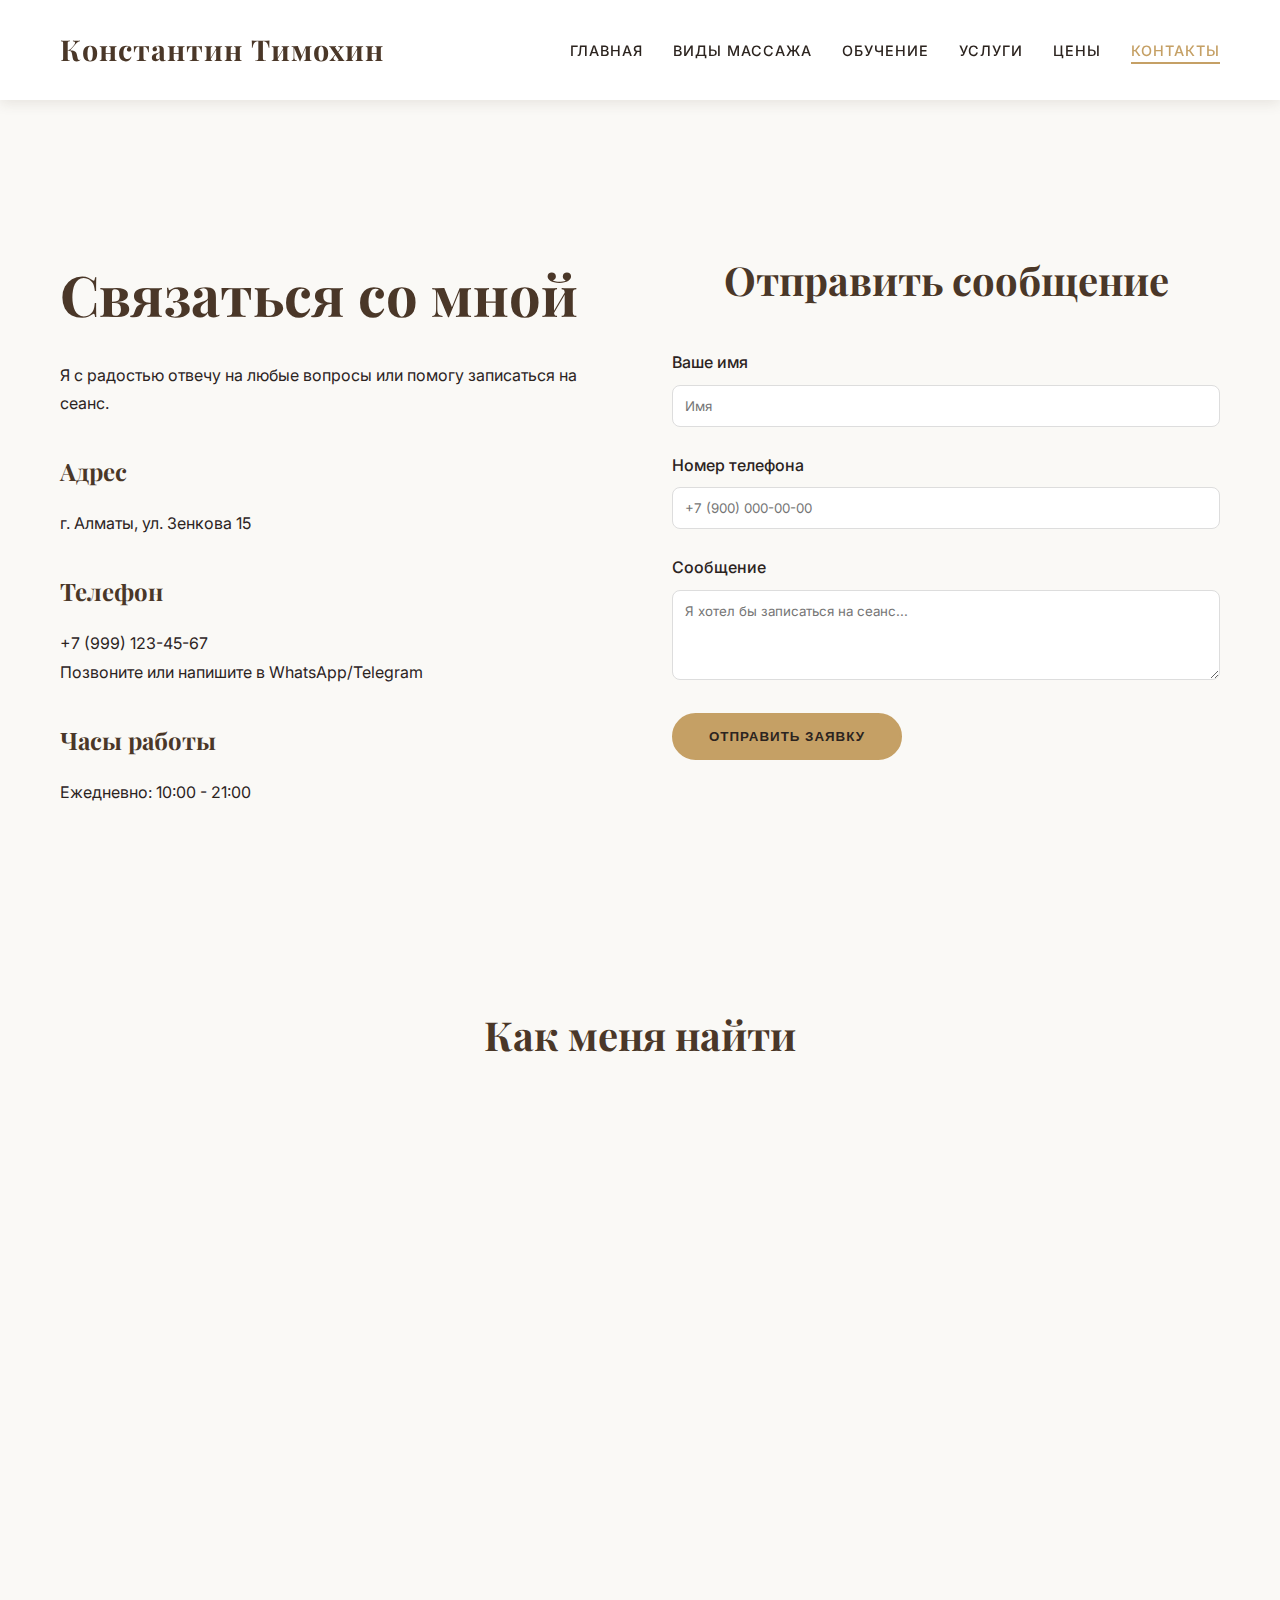
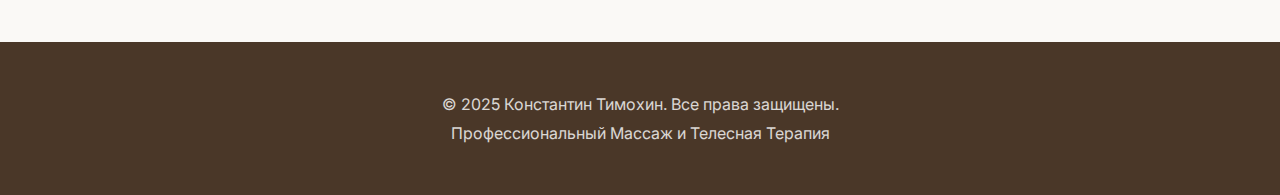
<file: contacts.html>
<!DOCTYPE html>
<html lang="ru">

<head>
    <meta charset="UTF-8">
    <meta name="viewport" content="width=device-width, initial-scale=1.0">
    <title>Контакты - Константин Тимохин</title>
    <link rel="stylesheet" href="index.css">
    <link rel="preconnect" href="https://fonts.googleapis.com">
    <link rel="preconnect" href="https://fonts.gstatic.com" crossorigin>
    <link
        href="https://fonts.googleapis.com/css2?family=Inter:wght@300;400;500;600&family=Playfair+Display:ital,wght@0,400;0,600;0,700;1,400&display=swap"
        rel="stylesheet">
    <style>
        .contact-layout {
            display: grid;
            grid-template-columns: 1fr 1fr;
            gap: 4rem;
            margin-top: 4rem;
        }

        @media (max-width: 768px) {
            .contact-layout {
                grid-template-columns: 1fr;
            }
        }

        .info-item {
            margin-bottom: 2rem;
        }

        .form-group {
            margin-bottom: 1.5rem;
        }

        label {
            display: block;
            margin-bottom: 0.5rem;
            font-weight: 500;
        }

        input,
        textarea {
            width: 100%;
            padding: 12px;
            border: 1px solid #ddd;
            border-radius: var(--radius);
            font-family: inherit;
        }

        input:focus,
        textarea:focus {
            outline: none;
            border-color: var(--secondary-color);
        }
    </style>
</head>

<body>

    <header>
        <div class="container">
            <nav>
                <div class="logo">Константин Тимохин</div>
                <ul class="nav-links">
                    <li><a href="index.html">Главная</a></li>
                    <li><a href="types.html">Виды массажа</a></li>
                    <li><a href="training.html">Обучение</a></li>
                    <li><a href="services.html">Услуги</a></li>
                    <li><a href="prices.html">Цены</a></li>
                    <li><a href="contacts.html" class="active">Контакты</a></li>
                </ul>
            </nav>
        </div>
    </header>

    <div class="container">
        <section class="contact-layout">

            <div class="contact-info">
                <h1>Связаться со мной</h1>
                <p style="margin-bottom: 2rem;">Я с радостью отвечу на любые вопросы или помогу записаться на сеанс.</p>

                <div class="info-item">
                    <h3>Адрес</h3>
                    <p>г. Алматы, ул. Зенкова 15</p>
                </div>

                <div class="info-item">
                    <h3>Телефон</h3>
                    <p><a href="tel:+79991234567">+7 (999) 123-45-67</a></p>
                    <p>Позвоните или напишите в WhatsApp/Telegram</p>
                </div>

                <div class="info-item">
                    <h3>Часы работы</h3>
                    <p>Ежедневно: 10:00 - 21:00</p>
                </div>
            </div>

            <div class="contact-form-wrapper">
                <h2>Отправить сообщение</h2>
                <form action="#" method="POST">
                    <div class="form-group">
                        <label for="name">Ваше имя</label>
                        <input type="text" id="name" name="name" placeholder="Имя" required>
                    </div>

                    <div class="form-group">
                        <label for="phone">Номер телефона</label>
                        <input type="tel" id="phone" name="phone" placeholder="+7 (900) 000-00-00" required>
                    </div>

                    <div class="form-group">
                        <label for="message">Сообщение</label>
                        <textarea id="message" name="message" rows="4"
                            placeholder="Я хотел бы записаться на сеанс..."></textarea>
                    </div>

                    <button type="submit" class="btn">Отправить заявку</button>
                </form>
            </div>

        </section>

        <section class="map-section">
            <h2>Как меня найти</h2>
            <div class="map-container">
                <iframe width="100%" height="450" frameborder="0" scrolling="no" marginheight="0" marginwidth="0"
                    src="https://maps.google.com/maps?q=г.+Алматы,+ул.+Зенкова+15&t=&z=15&ie=UTF8&iwloc=&output=embed">
                </iframe>
            </div>
        </section>
    </div>

    <footer>
        <div class="container">
            <p>&copy; 2025 Константин Тимохин. Все права защищены.</p>
            <p>Профессиональный Массаж и Телесная Терапия</p>
        </div>
    </footer>

</body>

</html>
</file>
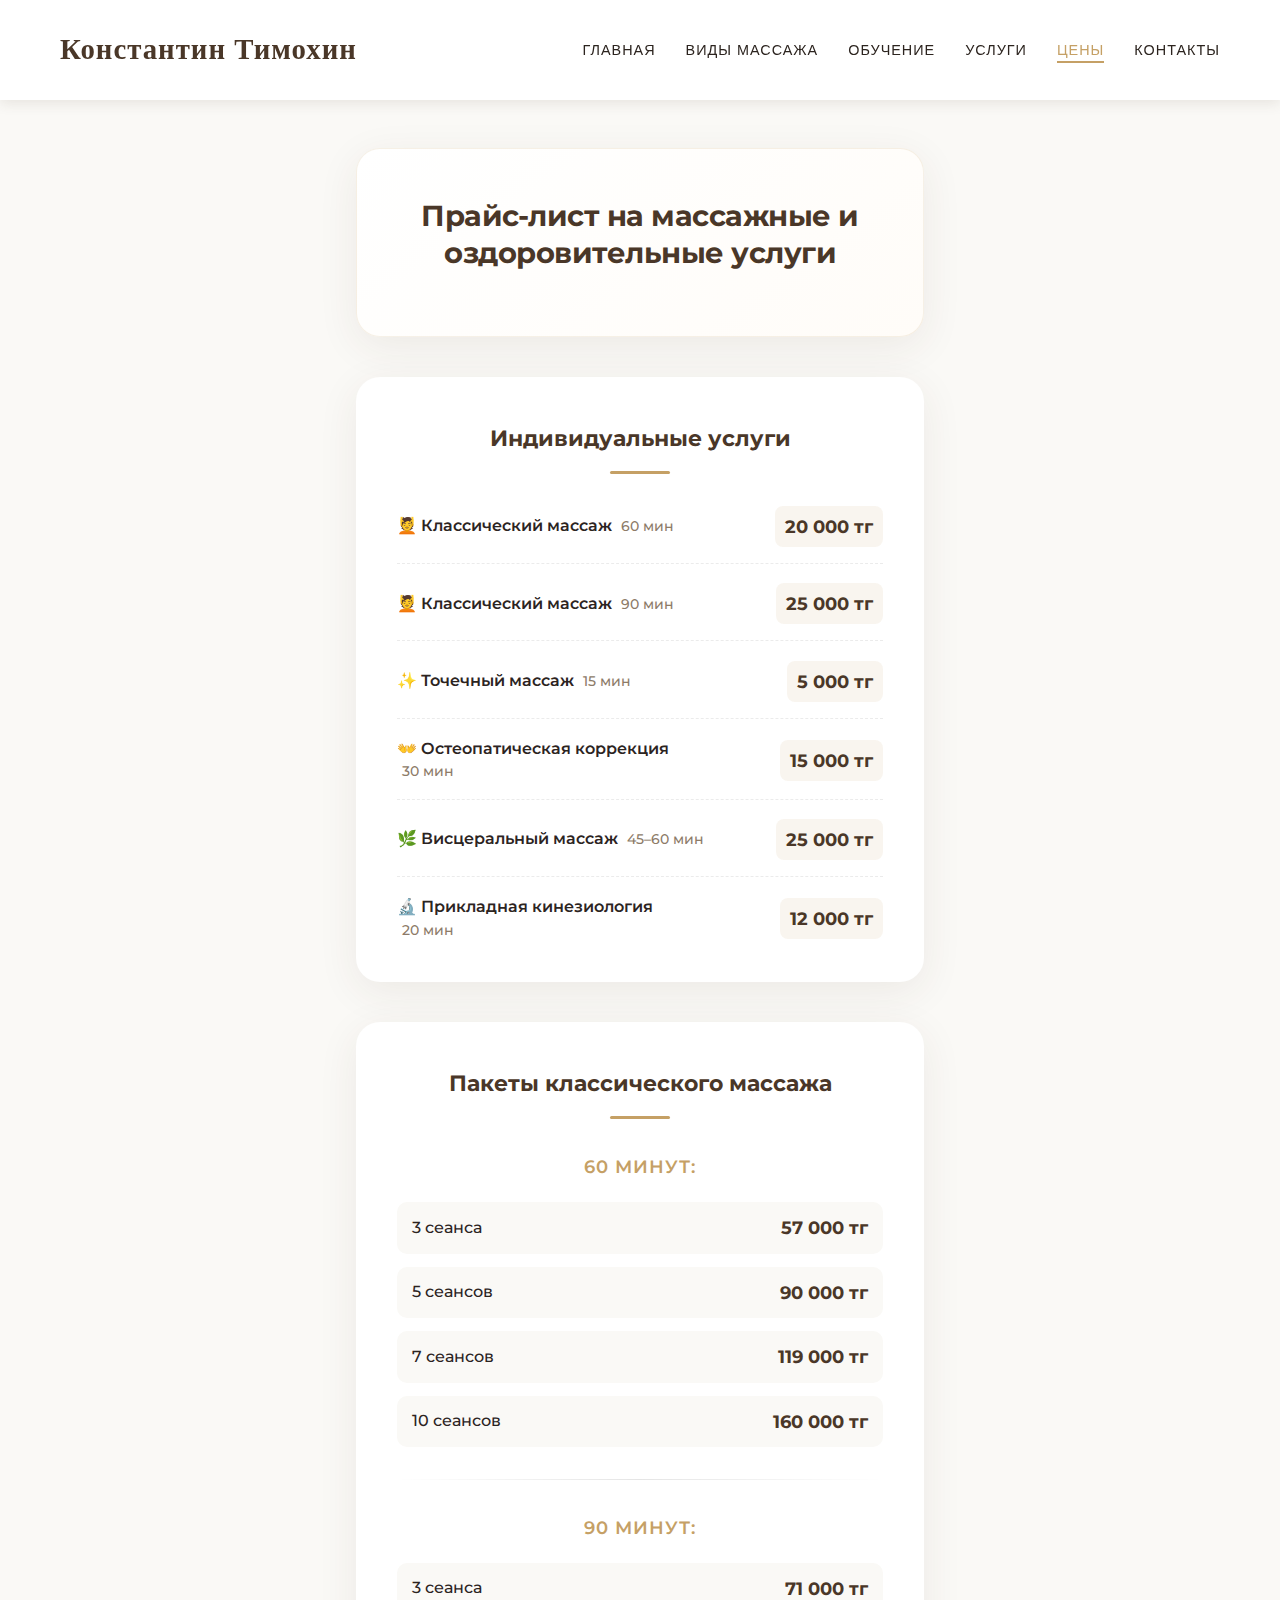
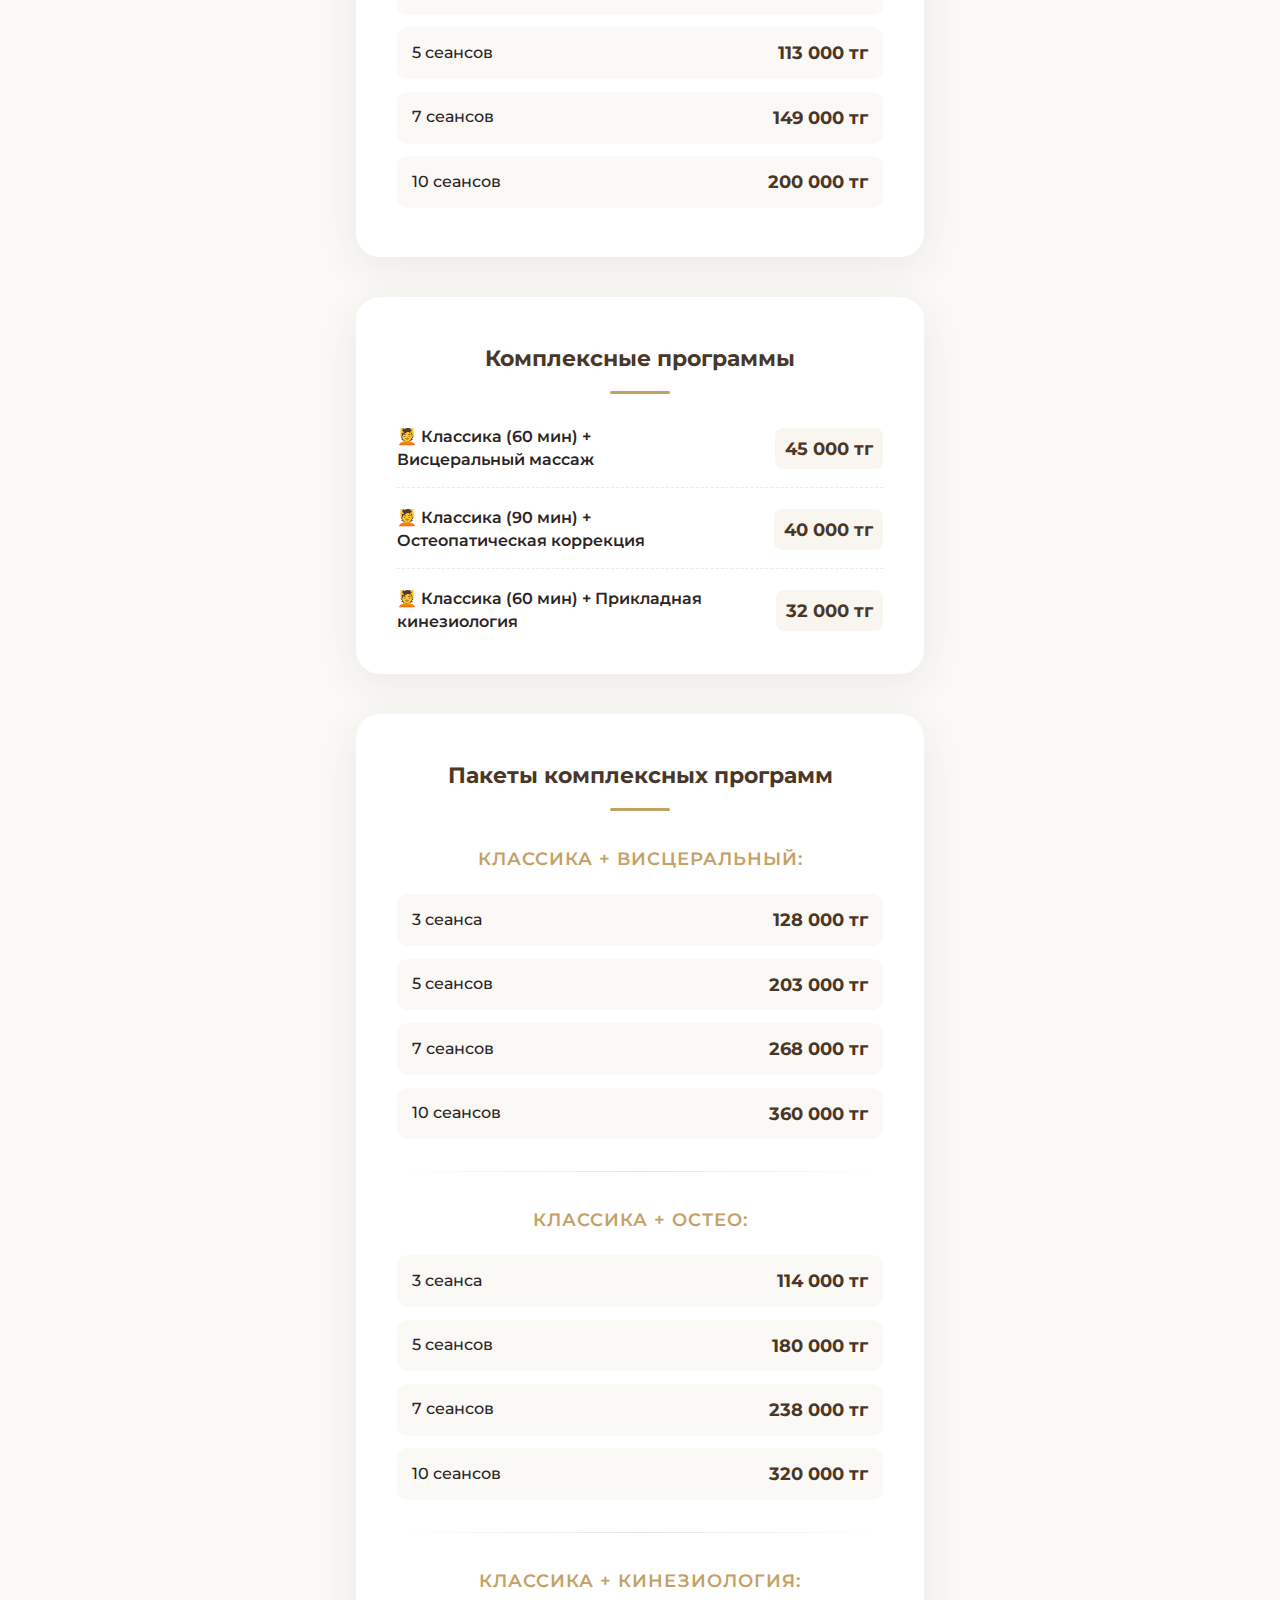
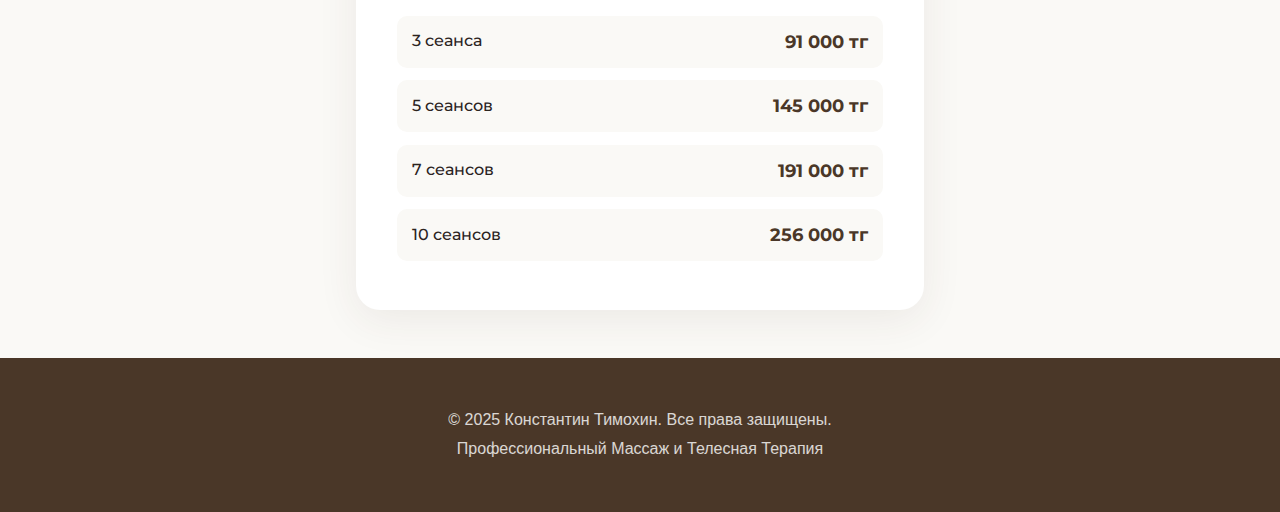
<file: prices.html>
<!DOCTYPE html>
<html lang="ru">

<head>
    <meta charset="UTF-8">
    <meta name="viewport" content="width=device-width, initial-scale=1.0">
    <title>Цены - Константин Тимохин</title>
    <link rel="stylesheet" href="index.css">
    <link rel="stylesheet" href="prices.css">
    <link rel="preconnect" href="https://fonts.googleapis.com">
    <link rel="preconnect" href="https://fonts.gstatic.com" crossorigin>
    <link href="https://fonts.googleapis.com/css2?family=Montserrat:wght@400;500;600;700&display=swap" rel="stylesheet">
</head>

<body>

    <header>
        <div class="container">
            <nav>
                <div class="logo">Константин Тимохин</div>
                <ul class="nav-links">
                    <li><a href="index.html">Главная</a></li>
                    <li><a href="types.html">Виды массажа</a></li>
                    <li><a href="training.html">Обучение</a></li>
                    <li><a href="services.html">Услуги</a></li>
                    <li><a href="prices.html" class="active">Цены</a></li>
                    <li><a href="contacts.html">Контакты</a></li>
                </ul>
            </nav>
        </div>
    </header>

    <div class="instagram-feed-container">

        <!-- Card 1: Header -->
        <div class="price-card header-card">
            <h1>Прайс-лист на массажные и оздоровительные услуги</h1>
        </div>

        <!-- Card 2: Individual Services -->
        <div class="price-card">
            <h2 class="card-title">Индивидуальные услуги</h2>
            <div class="service-list">
                <div class="service-item">
                    <div class="service-info">💆 Классический массаж <span class="time">60 мин</span></div>
                    <div class="service-price">20 000 тг</div>
                </div>
                <div class="service-item">
                    <div class="service-info">💆 Классический массаж <span class="time">90 мин</span></div>
                    <div class="service-price">25 000 тг</div>
                </div>
                <div class="service-item">
                    <div class="service-info">✨ Точечный массаж <span class="time">15 мин</span></div>
                    <div class="service-price">5 000 тг</div>
                </div>
                <div class="service-item">
                    <div class="service-info">👐 Остеопатическая коррекция <span class="time">30 мин</span></div>
                    <div class="service-price">15 000 тг</div>
                </div>
                <div class="service-item">
                    <div class="service-info">🌿 Висцеральный массаж <span class="time">45–60 мин</span></div>
                    <div class="service-price">25 000 тг</div>
                </div>
                <div class="service-item">
                    <div class="service-info">🔬 Прикладная кинезиология <span class="time">20 мин</span></div>
                    <div class="service-price">12 000 тг</div>
                </div>
            </div>
        </div>

        <!-- Card 3: Classical Massage Packages -->
        <div class="price-card">
            <h2 class="card-title">Пакеты классического массажа</h2>

            <div class="package-block">
                <h3 class="package-heading">60 минут:</h3>
                <div class="package-list">
                    <div class="package-item">
                        <span>3 сеанса</span>
                        <span class="package-price">57 000 тг</span>
                    </div>
                    <div class="package-item">
                        <span>5 сеансов</span>
                        <span class="package-price">90 000 тг</span>
                    </div>
                    <div class="package-item">
                        <span>7 сеансов</span>
                        <span class="package-price">119 000 тг</span>
                    </div>
                    <div class="package-item">
                        <span>10 сеансов</span>
                        <span class="package-price">160 000 тг</span>
                    </div>
                </div>
            </div>

            <div class="divider"></div>

            <div class="package-block">
                <h3 class="package-heading">90 минут:</h3>
                <div class="package-list">
                    <div class="package-item">
                        <span>3 сеанса</span>
                        <span class="package-price">71 000 тг</span>
                    </div>
                    <div class="package-item">
                        <span>5 сеансов</span>
                        <span class="package-price">113 000 тг</span>
                    </div>
                    <div class="package-item">
                        <span>7 сеансов</span>
                        <span class="package-price">149 000 тг</span>
                    </div>
                    <div class="package-item">
                        <span>10 сеансов</span>
                        <span class="package-price">200 000 тг</span>
                    </div>
                </div>
            </div>
        </div>

        <!-- Card 4: Complex Programs -->
        <div class="price-card">
            <h2 class="card-title">Комплексные программы</h2>
            <div class="service-list complex-list">
                <div class="service-item">
                    <div class="service-info">💆 Классика (60 мин) + Висцеральный массаж</div>
                    <div class="service-price">45 000 тг</div>
                </div>
                <div class="service-item">
                    <div class="service-info">💆 Классика (90 мин) + Остеопатическая коррекция</div>
                    <div class="service-price">40 000 тг</div>
                </div>
                <div class="service-item">
                    <div class="service-info">💆 Классика (60 мин) + Прикладная кинезиология</div>
                    <div class="service-price">32 000 тг</div>
                </div>
            </div>
        </div>

        <!-- Card 5: Complex Program Packages -->
        <div class="price-card">
            <h2 class="card-title">Пакеты комплексных программ</h2>

            <div class="package-block">
                <h3 class="package-heading">Классика + Висцеральный:</h3>
                <div class="package-list">
                    <div class="package-item"><span>3 сеанса</span> <span class="package-price">128 000 тг</span></div>
                    <div class="package-item"><span>5 сеансов</span> <span class="package-price">203 000 тг</span></div>
                    <div class="package-item"><span>7 сеансов</span> <span class="package-price">268 000 тг</span></div>
                    <div class="package-item"><span>10 сеансов</span> <span class="package-price">360 000 тг</span>
                    </div>
                </div>
            </div>

            <div class="divider"></div>

            <div class="package-block">
                <h3 class="package-heading">Классика + Остео:</h3>
                <div class="package-list">
                    <div class="package-item"><span>3 сеанса</span> <span class="package-price">114 000 тг</span></div>
                    <div class="package-item"><span>5 сеансов</span> <span class="package-price">180 000 тг</span></div>
                    <div class="package-item"><span>7 сеансов</span> <span class="package-price">238 000 тг</span></div>
                    <div class="package-item"><span>10 сеансов</span> <span class="package-price">320 000 тг</span>
                    </div>
                </div>
            </div>

            <div class="divider"></div>

            <div class="package-block">
                <h3 class="package-heading">Классика + Кинезиология:</h3>
                <div class="package-list">
                    <div class="package-item"><span>3 сеанса</span> <span class="package-price">91 000 тг</span></div>
                    <div class="package-item"><span>5 сеансов</span> <span class="package-price">145 000 тг</span></div>
                    <div class="package-item"><span>7 сеансов</span> <span class="package-price">191 000 тг</span></div>
                    <div class="package-item"><span>10 сеансов</span> <span class="package-price">256 000 тг</span>
                    </div>
                </div>
            </div>
        </div>

    </div>

    <footer>
        <div class="container">
            <p>&copy; 2025 Константин Тимохин. Все права защищены.</p>
            <p>Профессиональный Массаж и Телесная Терапия</p>
        </div>
    </footer>

</body>

</html>
</file>
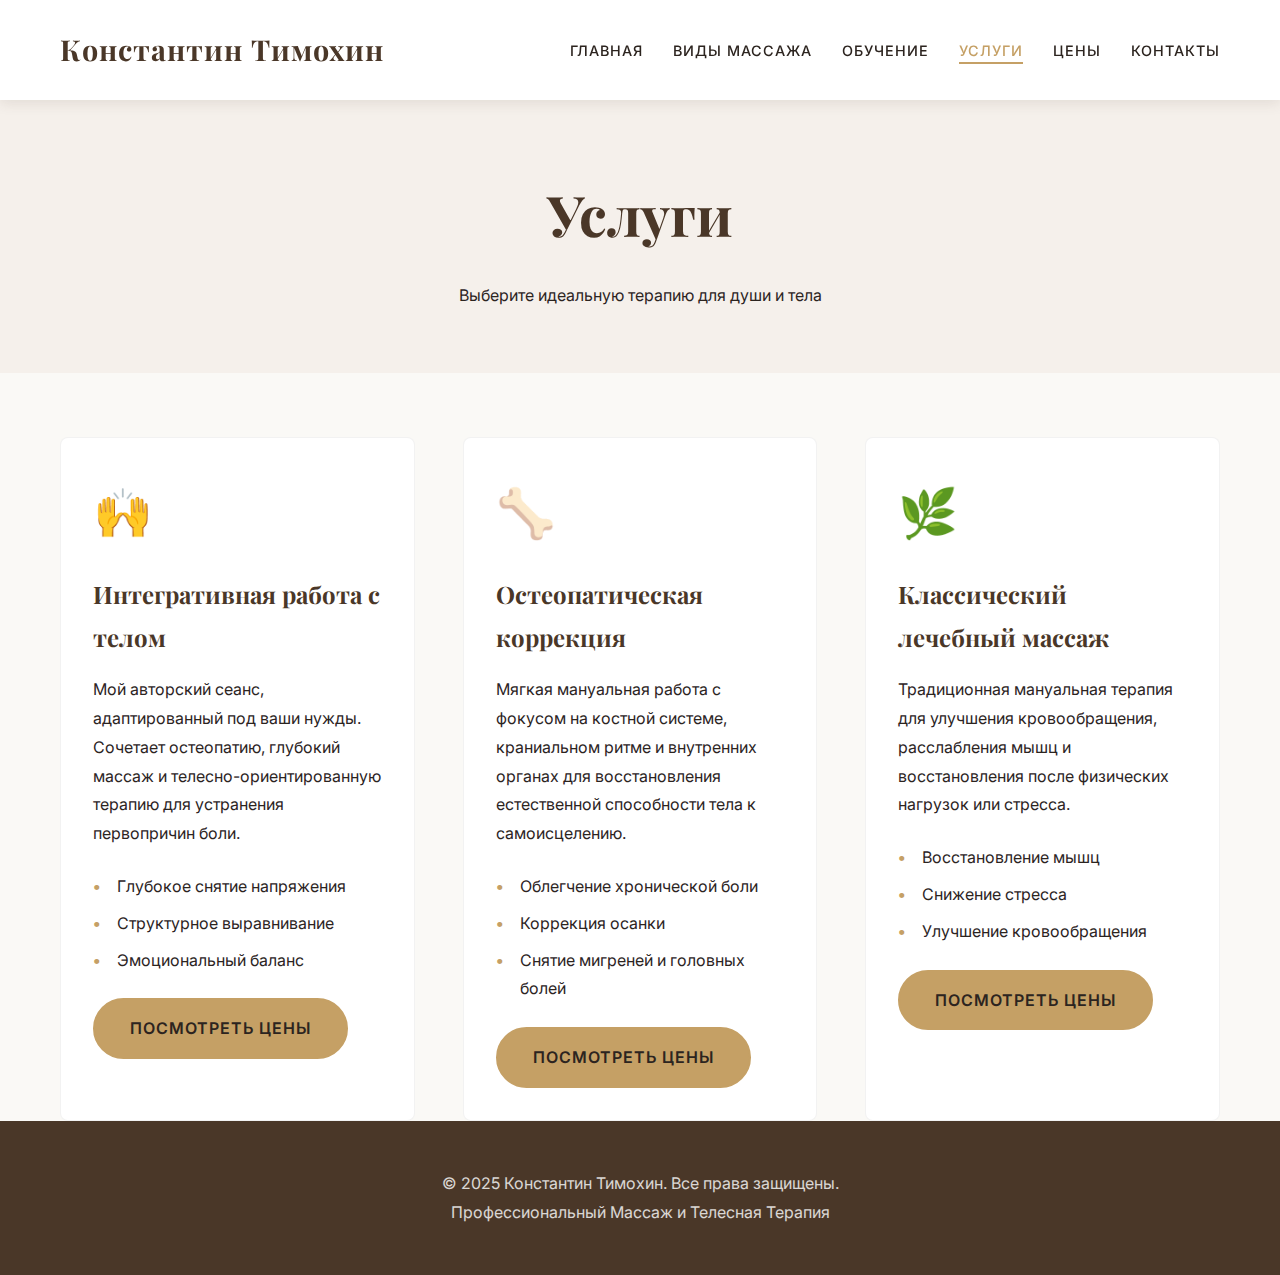
<file: services.html>
<!DOCTYPE html>
<html lang="ru">

<head>
    <meta charset="UTF-8">
    <meta name="viewport" content="width=device-width, initial-scale=1.0">
    <title>Услуги - Константин Тимохин</title>
    <link rel="stylesheet" href="index.css">
    <link rel="preconnect" href="https://fonts.googleapis.com">
    <link rel="preconnect" href="https://fonts.gstatic.com" crossorigin>
    <link
        href="https://fonts.googleapis.com/css2?family=Inter:wght@300;400;500;600&family=Playfair+Display:ital,wght@0,400;0,600;0,700;1,400&display=swap"
        rel="stylesheet">
    <style>
        .page-header {
            background-color: var(--light-bg);
            padding: 4rem 0;
            text-align: center;
        }

        .services-grid {
            display: grid;
            grid-template-columns: repeat(auto-fit, minmax(300px, 1fr));
            gap: 3rem;
            margin-top: 4rem;
        }

        .service-card {
            background: var(--white);
            border: 1px solid rgba(0, 0, 0, 0.05);
            border-radius: var(--radius);
            padding: 2rem;
            transition: var(--transition);
        }

        .service-card:hover {
            box-shadow: var(--shadow);
            transform: translateY(-5px);
            border-color: var(--secondary-color);
        }

        .service-icon {
            font-size: 3rem;
            margin-bottom: 1rem;
            display: block;
        }

        .service-card ul {
            list-style: none;
            margin: 1.5rem 0;
            padding: 0;
        }

        .service-card li {
            margin-bottom: 0.5rem;
            padding-left: 1.5rem;
            position: relative;
        }

        .service-card li::before {
            content: '•';
            color: var(--secondary-color);
            position: absolute;
            left: 0;
            font-weight: bold;
        }
    </style>
</head>

<body>

    <header>
        <div class="container">
            <nav>
                <div class="logo">Константин Тимохин</div>
                <ul class="nav-links">
                    <li><a href="index.html">Главная</a></li>
                    <li><a href="types.html">Виды массажа</a></li>
                    <li><a href="training.html">Обучение</a></li>
                    <li><a href="services.html" class="active">Услуги</a></li>
                    <li><a href="prices.html">Цены</a></li>
                    <li><a href="contacts.html">Контакты</a></li>
                </ul>
            </nav>
        </div>
    </header>

    <div class="page-header">
        <div class="container">
            <h1>Услуги</h1>
            <p>Выберите идеальную терапию для души и тела</p>
        </div>
    </div>

    <div class="container services-grid">

        <div class="service-card">
            <span class="service-icon">🙌</span>
            <h3>Интегративная работа с телом</h3>
            <p>Мой авторский сеанс, адаптированный под ваши нужды. Сочетает остеопатию, глубокий массаж и
                телесно-ориентированную терапию для устранения первопричин боли.</p>
            <ul>
                <li>Глубокое снятие напряжения</li>
                <li>Структурное выравнивание</li>
                <li>Эмоциональный баланс</li>
            </ul>
            <a href="prices.html" class="btn">Посмотреть цены</a>
        </div>

        <div class="service-card">
            <span class="service-icon">🦴</span>
            <h3>Остеопатическая коррекция</h3>
            <p>Мягкая мануальная работа с фокусом на костной системе, краниальном ритме и внутренних органах для
                восстановления естественной способности тела к самоисцелению.</p>
            <ul>
                <li>Облегчение хронической боли</li>
                <li>Коррекция осанки</li>
                <li>Снятие мигреней и головных болей</li>
            </ul>
            <a href="prices.html" class="btn">Посмотреть цены</a>
        </div>

        <div class="service-card">
            <span class="service-icon">🌿</span>
            <h3>Классический лечебный массаж</h3>
            <p>Традиционная мануальная терапия для улучшения кровообращения, расслабления мышц и восстановления после
                физических нагрузок или стресса.</p>
            <ul>
                <li>Восстановление мышц</li>
                <li>Снижение стресса</li>
                <li>Улучшение кровообращения</li>
            </ul>
            <a href="prices.html" class="btn">Посмотреть цены</a>
        </div>

    </div>

    <footer>
        <div class="container">
            <p>&copy; 2025 Константин Тимохин. Все права защищены.</p>
            <p>Профессиональный Массаж и Телесная Терапия</p>
        </div>
    </footer>

</body>

</html>
</file>
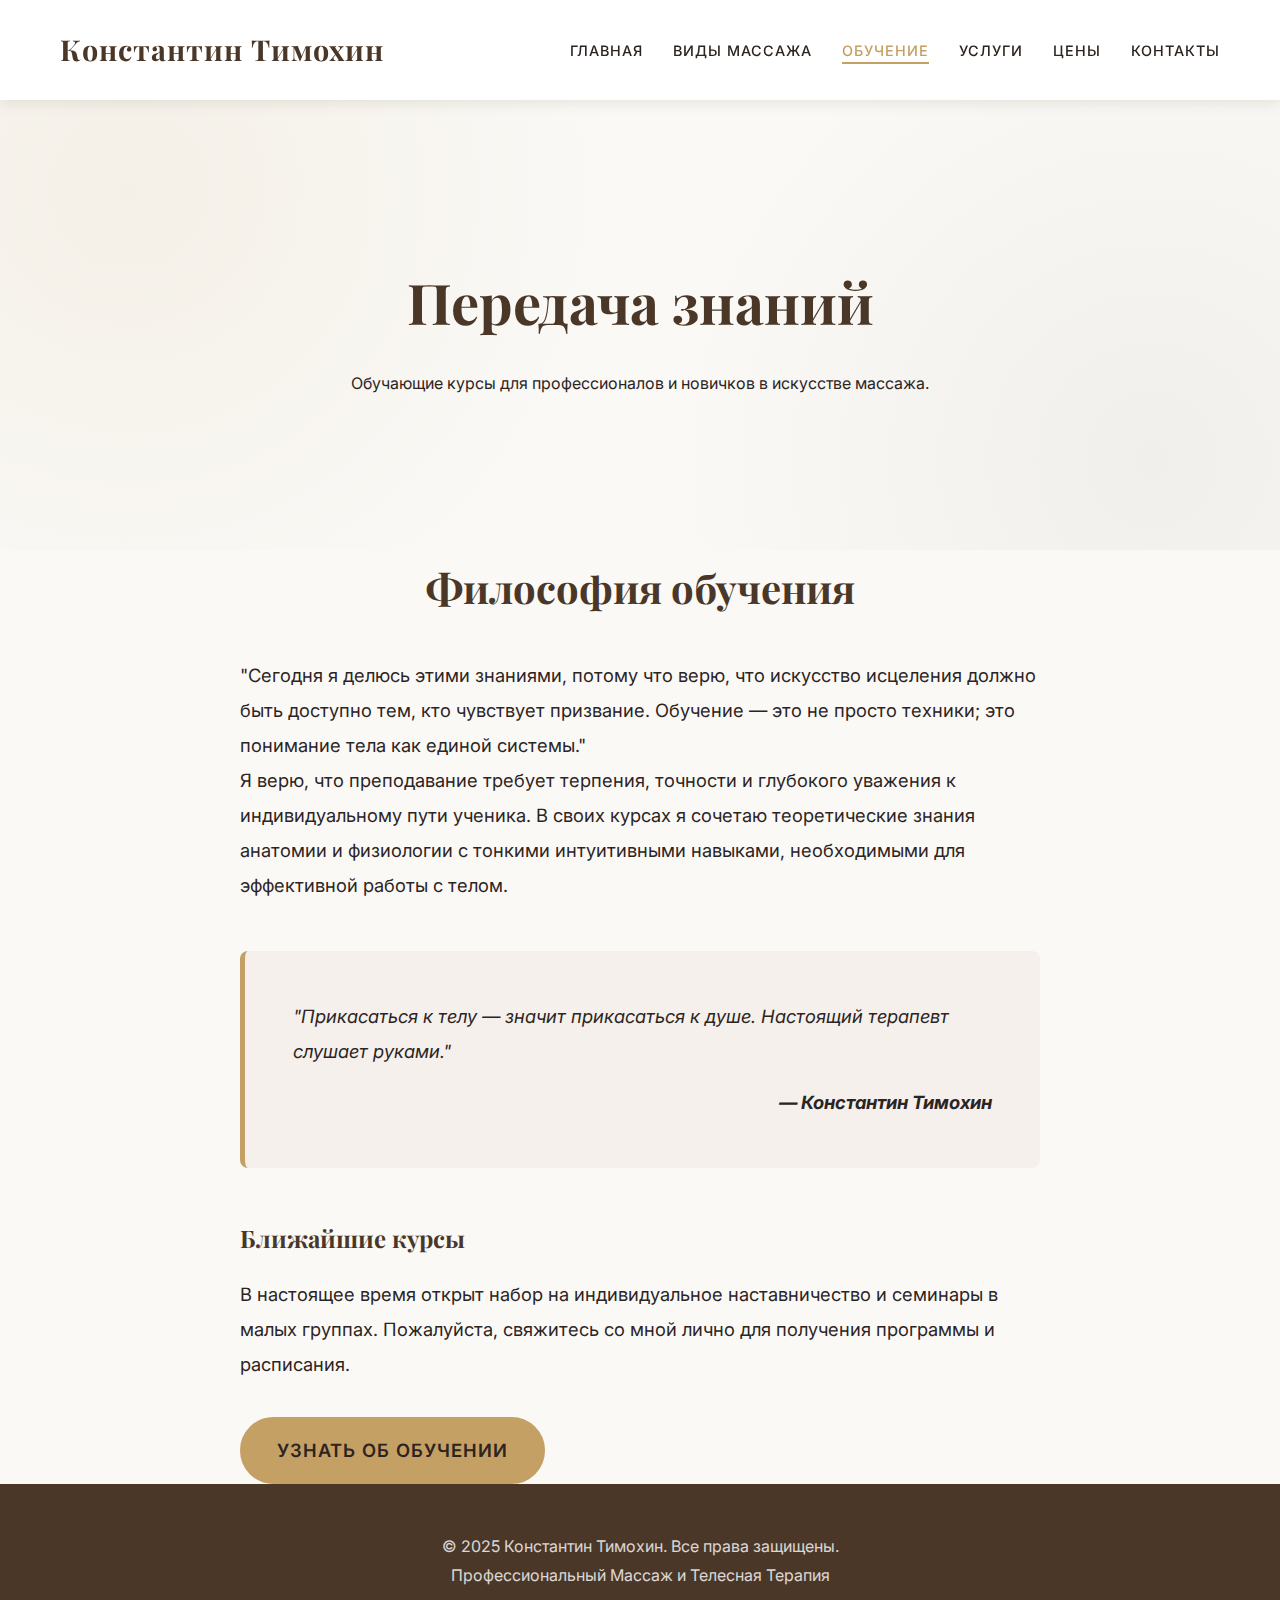
<file: training.html>
<!DOCTYPE html>
<html lang="ru">

<head>
    <meta charset="UTF-8">
    <meta name="viewport" content="width=device-width, initial-scale=1.0">
    <title>Обучение - Константин Тимохин</title>
    <link rel="stylesheet" href="index.css">
    <link rel="preconnect" href="https://fonts.googleapis.com">
    <link rel="preconnect" href="https://fonts.gstatic.com" crossorigin>
    <link
        href="https://fonts.googleapis.com/css2?family=Inter:wght@300;400;500;600&family=Playfair+Display:ital,wght@0,400;0,600;0,700;1,400&display=swap"
        rel="stylesheet">
    <style>
        .page-hero {
            height: 50vh;
            min-height: 400px;
        }

        .page-hero .container {
            width: 100%;
        }

        .philosophy-content {
            max-width: 800px;
            margin: 0 auto;
            font-size: 1.15rem;
            line-height: 1.9;
        }

        .quote-box {
            background-color: var(--light-bg);
            padding: 3rem;
            margin: 3rem 0;
            border-left: 5px solid var(--secondary-color);
            font-style: italic;
            border-radius: var(--radius);
        }
    </style>
</head>

<body>

    <header>
        <div class="container">
            <nav>
                <div class="logo">Константин Тимохин</div>
                <ul class="nav-links">
                    <li><a href="index.html">Главная</a></li>
                    <li><a href="types.html">Виды массажа</a></li>
                    <li><a href="training.html" class="active">Обучение</a></li>
                    <li><a href="services.html">Услуги</a></li>
                    <li><a href="prices.html">Цены</a></li>
                    <li><a href="contacts.html">Контакты</a></li>
                </ul>
            </nav>
        </div>
    </header>

    <section class="hero page-hero">
        <div class="container">
            <div class="hero-content" style="text-align: center;">
                <h1>Передача знаний</h1>
                <p>Обучающие курсы для профессионалов и новичков в искусстве массажа.</p>
            </div>
        </div>
    </section>

    <section class="container">
        <div class="philosophy-content">
            <h2>Философия обучения</h2>
            <p>"Сегодня я делюсь этими знаниями, потому что верю, что искусство исцеления должно быть доступно тем, кто
                чувствует призвание. Обучение — это не просто техники; это понимание тела как единой системы."</p>

            <p>Я верю, что преподавание требует терпения, точности и глубокого уважения к индивидуальному пути ученика.
                В своих курсах я сочетаю теоретические знания анатомии и физиологии с тонкими интуитивными навыками,
                необходимыми для эффективной работы с телом.</p>

            <div class="quote-box">
                <p>"Прикасаться к телу — значит прикасаться к душе. Настоящий терапевт слушает руками."</p>
                <p style="margin-top: 1rem; font-weight: bold; text-align: right;">— Константин Тимохин</p>
            </div>

            <h3>Ближайшие курсы</h3>
            <p>В настоящее время открыт набор на индивидуальное наставничество и семинары в малых группах. Пожалуйста,
                свяжитесь со мной лично для получения программы и расписания.</p>
            <br>
            <a href="contacts.html" class="btn">Узнать об обучении</a>
        </div>
    </section>

    <footer>
        <div class="container">
            <p>&copy; 2025 Константин Тимохин. Все права защищены.</p>
            <p>Профессиональный Массаж и Телесная Терапия</p>
        </div>
    </footer>

</body>

</html>
</file>
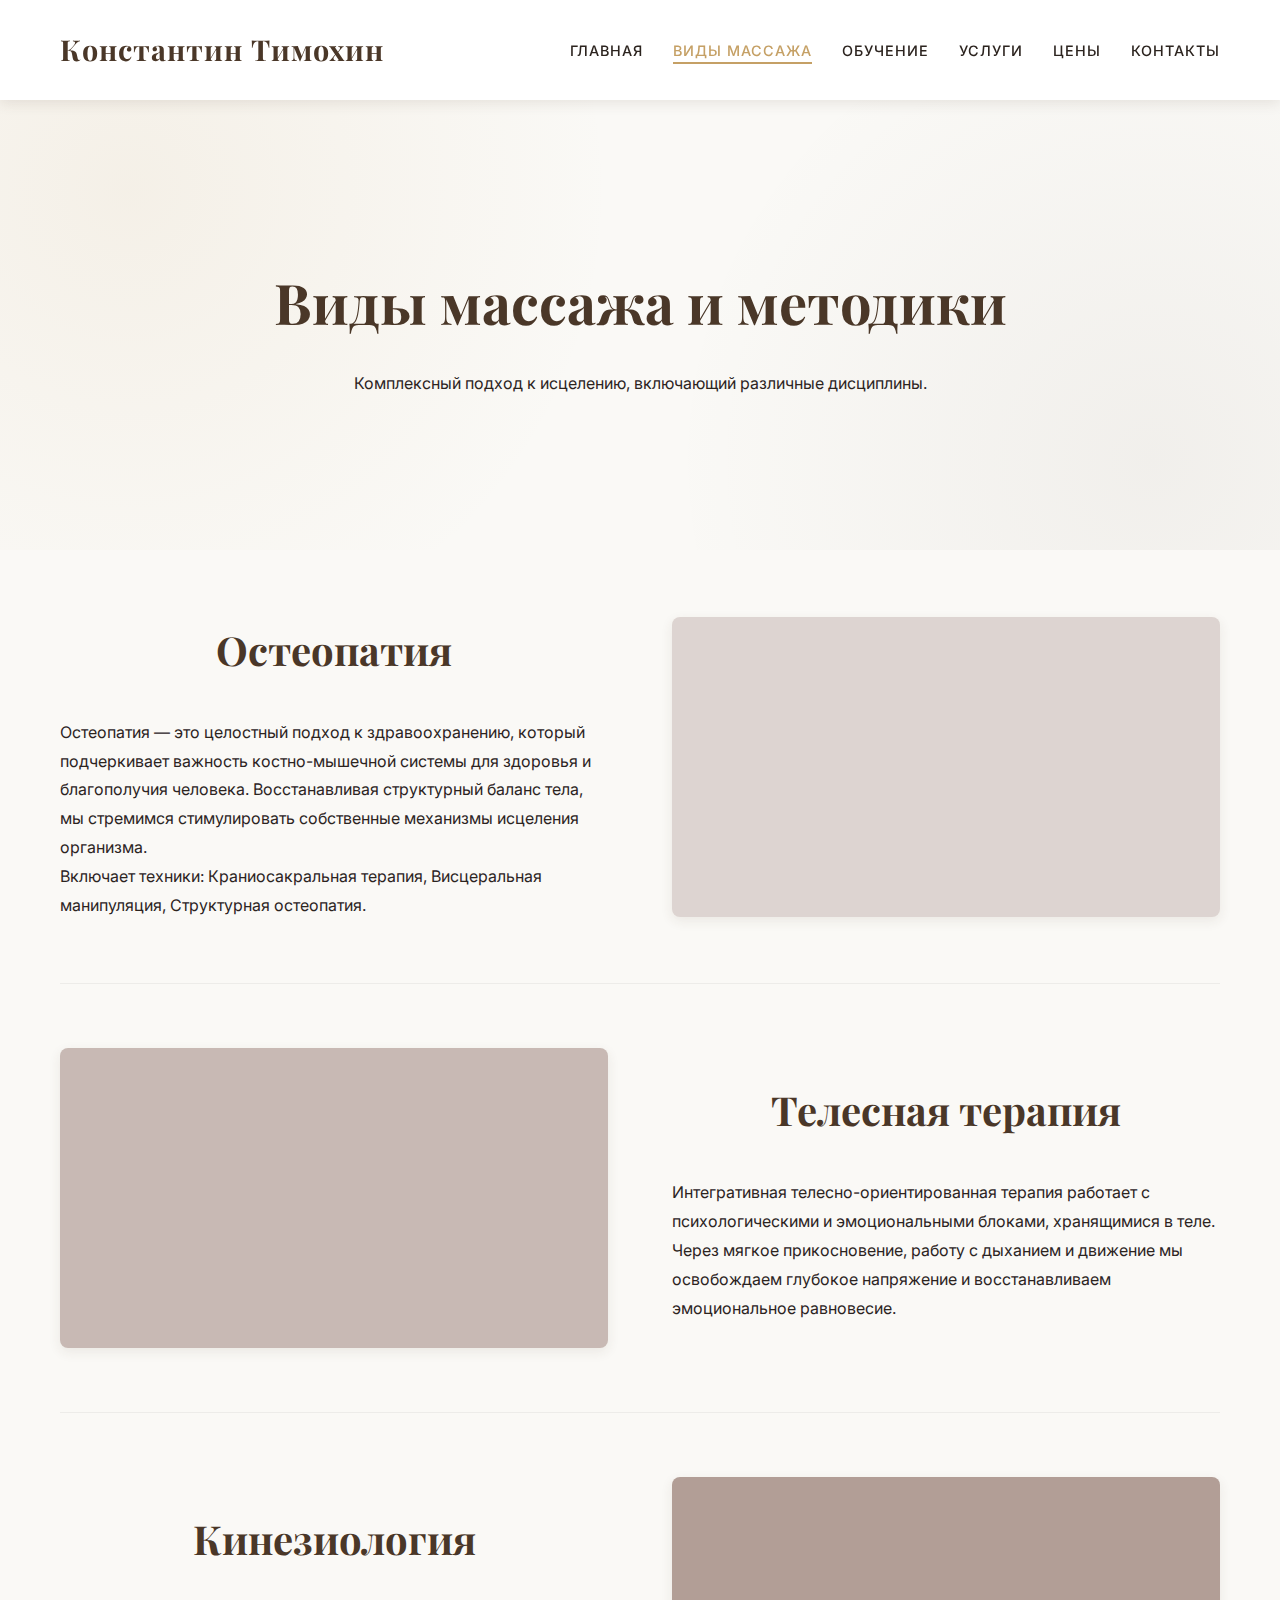
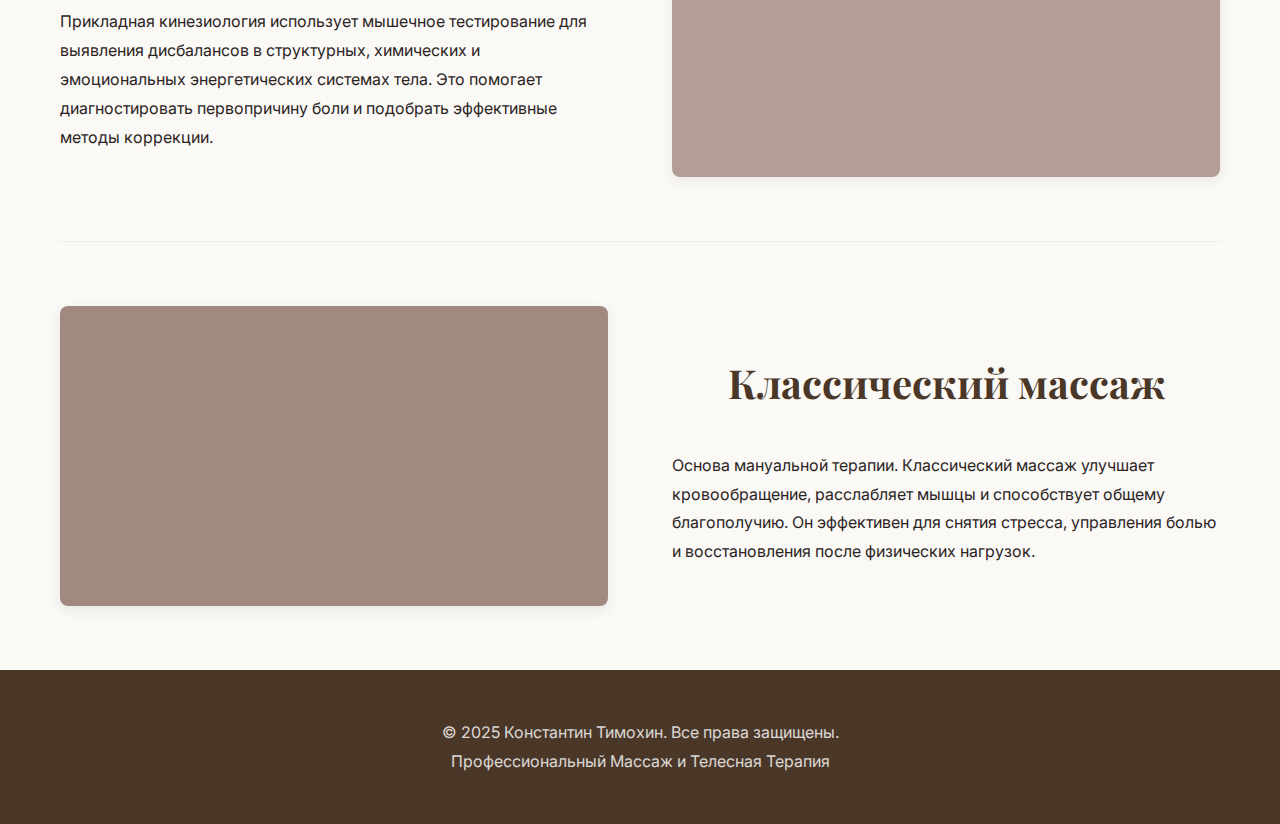
<file: types.html>
<!DOCTYPE html>
<html lang="ru">

<head>
    <meta charset="UTF-8">
    <meta name="viewport" content="width=device-width, initial-scale=1.0">
    <title>Виды массажа - Константин Тимохин</title>
    <link rel="stylesheet" href="index.css">
    <link rel="preconnect" href="https://fonts.googleapis.com">
    <link rel="preconnect" href="https://fonts.gstatic.com" crossorigin>
    <link
        href="https://fonts.googleapis.com/css2?family=Inter:wght@300;400;500;600&family=Playfair+Display:ital,wght@0,400;0,600;0,700;1,400&display=swap"
        rel="stylesheet">
    <style>
        .page-hero {
            height: 50vh;
            min-height: 400px;
        }

        .page-hero .container {
            width: 100%;
        }

        .method-section {
            padding: 4rem 0;
            border-bottom: 1px solid rgba(0, 0, 0, 0.05);
        }

        .method-section:last-child {
            border-bottom: none;
        }

        .method-grid {
            display: grid;
            grid-template-columns: 1fr 1fr;
            gap: 4rem;
            align-items: center;
        }

        .method-image {
            background-color: var(--secondary-color);
            height: 300px;
            border-radius: var(--radius);
            box-shadow: var(--shadow);
            opacity: 0.8;
            /* Placeholder for real image */
        }

        @media (max-width: 768px) {
            .method-grid {
                grid-template-columns: 1fr;
            }
        }
    </style>
</head>

<body>

    <header>
        <div class="container">
            <nav>
                <div class="logo">Константин Тимохин</div>
                <ul class="nav-links">
                    <li><a href="index.html">Главная</a></li>
                    <li><a href="types.html" class="active">Виды массажа</a></li>
                    <li><a href="training.html">Обучение</a></li>
                    <li><a href="services.html">Услуги</a></li>
                    <li><a href="prices.html">Цены</a></li>
                    <li><a href="contacts.html">Контакты</a></li>
                </ul>
            </nav>
        </div>
    </header>

    <section class="hero page-hero">
        <div class="container">
            <div class="hero-content" style="text-align: center;">
                <h1>Виды массажа и методики</h1>
                <p>Комплексный подход к исцелению, включающий различные дисциплины.</p>
            </div>
        </div>
    </section>

    <div class="container">

        <section class="method-section">
            <div class="method-grid">
                <div class="method-content">
                    <h2>Остеопатия</h2>
                    <p>Остеопатия — это целостный подход к здравоохранению, который подчеркивает важность
                        костно-мышечной системы для здоровья и благополучия человека. Восстанавливая структурный баланс
                        тела, мы стремимся стимулировать собственные механизмы исцеления организма.</p>
                    <p>Включает техники: Краниосакральная терапия, Висцеральная манипуляция, Структурная остеопатия.</p>
                </div>
                <div class="method-image" style="background: #D7CCC8;"></div>
            </div>
        </section>

        <section class="method-section">
            <div class="method-grid">
                <div class="method-image" style="background: #BCAAA4; order: -1;"></div> <!-- Order for alternation -->
                <div class="method-content">
                    <h2>Телесная терапия</h2>
                    <p>Интегративная телесно-ориентированная терапия работает с психологическими и эмоциональными
                        блоками, хранящимися в теле. Через мягкое прикосновение, работу с дыханием и движение мы
                        освобождаем глубокое напряжение и восстанавливаем эмоциональное равновесие.</p>
                </div>
            </div>
        </section>

        <section class="method-section">
            <div class="method-grid">
                <div class="method-content">
                    <h2>Кинезиология</h2>
                    <p>Прикладная кинезиология использует мышечное тестирование для выявления дисбалансов в структурных,
                        химических и эмоциональных энергетических системах тела. Это помогает диагностировать
                        первопричину боли и подобрать эффективные методы коррекции.</p>
                </div>
                <div class="method-image" style="background: #A1887F;"></div>
            </div>
        </section>

        <section class="method-section">
            <div class="method-grid">
                <div class="method-image" style="background: #8D6E63; order: -1;"></div>
                <div class="method-content">
                    <h2>Классический массаж</h2>
                    <p>Основа мануальной терапии. Классический массаж улучшает кровообращение, расслабляет мышцы и
                        способствует общему благополучию. Он эффективен для снятия стресса, управления болью и
                        восстановления после физических нагрузок.</p>
                </div>
            </div>
        </section>

    </div>

    <footer>
        <div class="container">
            <p>&copy; 2025 Константин Тимохин. Все права защищены.</p>
            <p>Профессиональный Массаж и Телесная Терапия</p>
        </div>
    </footer>

</body>

</html>
</file>
<file: index.css>
:root {
    --primary-color: #4A3728;
    /* Deep Warm Brown */
    --secondary-color: #C5A065;
    /* Gold/Beige Accent */
    --accent-color: #8D7B68;
    /* Muted Brown */
    --text-color: #2C241F;
    /* Dark Coffee */
    --bg-color: #FAF9F6;
    /* Light Cream */
    --light-bg: #F5F0EB;
    /* Beige Section Background */
    --white: #FFFFFF;
    --shadow: 0 4px 12px rgba(74, 55, 40, 0.1);
    --radius: 8px;
    /* More refined radius */
    --transition: 0.3s ease;
}

* {
    margin: 0;
    padding: 0;
    box-sizing: border-box;
}

body {
    font-family: 'Inter', sans-serif;
    background-color: var(--bg-color);
    color: var(--text-color);
    line-height: 1.8;
}

/* Typography */
h1,
h2,
h3,
h4,
h5,
h6 {
    font-family: 'Playfair Display', serif;
    color: var(--primary-color);
    margin-bottom: 1rem;
    font-weight: 700;
}

h1 {
    font-size: 3.5rem;
}

h2 {
    font-size: 2.5rem;
    text-align: center;
    margin-bottom: 2rem;
}

h3 {
    font-size: 1.5rem;
}

a {
    text-decoration: none;
    color: inherit;
    transition: var(--transition);
}

/* Layout */
.container {
    max-width: 1200px;
    margin: 0 auto;
    padding: 0 20px;
}

section {
    padding: 5rem 0;
}

/* Header */
header {
    background-color: var(--white);
    box-shadow: var(--shadow);
    padding: 1.5rem 0;
    position: sticky;
    top: 0;
    z-index: 100;
}

nav {
    display: flex;
    justify-content: space-between;
    align-items: center;
}

.logo {
    font-family: 'Playfair Display', serif;
    font-size: 1.8rem;
    font-weight: bold;
    color: var(--primary-color);
    letter-spacing: 1px;
}

.nav-links {
    list-style: none;
    display: flex;
    gap: 30px;
}

.nav-links a {
    font-weight: 500;
    text-transform: uppercase;
    font-size: 0.9rem;
    letter-spacing: 1px;
    position: relative;
}

.nav-links a::after {
    content: '';
    position: absolute;
    width: 0;
    height: 2px;
    bottom: -5px;
    left: 0;
    background-color: var(--secondary-color);
    transition: var(--transition);
}

.nav-links a:hover::after,
.nav-links a.active::after {
    width: 100%;
}

.nav-links a:hover,
.nav-links a.active {
    color: var(--secondary-color);
}

/* Hero Section */
/* Hero Section */
.hero {
    min-height: 90vh;
    background-color: var(--bg-color);
    background-image:
        radial-gradient(circle at 10% 20%, rgba(197, 160, 101, 0.1) 0%, transparent 40%),
        radial-gradient(circle at 90% 80%, rgba(74, 55, 40, 0.05) 0%, transparent 40%);
    display: flex;
    align-items: center;
    position: relative;
    padding-top: 80px;
    /* Header space */
    overflow: hidden;
}

.hero-container {
    display: grid;
    grid-template-columns: 1.2fr 1fr;
    gap: 4rem;
    align-items: center;
}

.hero-text {
    text-align: left;
    z-index: 2;
    animation: slideUp 1s ease-out;
}

.hero-text h1 {
    font-size: 4rem;
    line-height: 1.1;
    margin-bottom: 1.5rem;
    color: var(--primary-color);
    text-shadow: none;
}

.hero-subtitle {
    font-family: 'Inter', sans-serif;
    color: var(--secondary-color);
    text-transform: uppercase;
    letter-spacing: 3px;
    font-size: 1.1rem;
    font-weight: 600;
    margin-bottom: 2rem;
    display: inline-block;
}

.hero-text p {
    font-size: 1.2rem;
    color: var(--text-color);
    opacity: 0.9;
    margin-bottom: 3rem;
    max-width: 540px;
    line-height: 1.8;
}

.hero-buttons {
    display: flex;
    gap: 1.5rem;
}

/* Hero Image & Organic Shape */
.hero-image {
    position: relative;
    display: flex;
    justify-content: center;
    animation: fadeIn 1.2s ease-out;
}

.hero-image::before {
    content: '';
    position: absolute;
    width: 110%;
    height: 110%;
    background: var(--secondary-color);
    opacity: 0.15;
    border-radius: 64% 36% 27% 73% / 55% 58% 42% 45%;
    z-index: -1;
    top: -5%;
    left: -5%;
    animation: morph 8s ease-in-out infinite;
}

.hero-image img {
    width: 100%;
    max-width: 480px;
    border-radius: 30% 70% 70% 30% / 30% 30% 70% 70%;
    box-shadow: 20px 20px 60px rgba(0, 0, 0, 0.1);
    object-fit: cover;
    aspect-ratio: 1/1.1;
    transition: var(--transition);
}

.hero-image img:hover {
    border-radius: 40% 60% 60% 40% / 40% 40% 60% 60%;
    transform: scale(1.02);
}

@keyframes morph {
    0% {
        border-radius: 64% 36% 27% 73% / 55% 58% 42% 45%;
    }

    50% {
        border-radius: 73% 27% 26% 74% / 73% 36% 64% 27%;
    }

    100% {
        border-radius: 64% 36% 27% 73% / 55% 58% 42% 45%;
    }
}

@keyframes slideUp {
    from {
        opacity: 0;
        transform: translateY(30px);
    }

    to {
        opacity: 1;
        transform: translateY(0);
    }
}

/* Adjust outline button for this section specifically */
.hero .btn-outline {
    border-color: var(--primary-color);
    color: var(--primary-color);
}

.hero .btn-outline:hover {
    background-color: var(--primary-color);
    color: var(--white);
}

/* Mobile Responsive */
@media (max-width: 968px) {
    .hero {
        min-height: auto;
        padding-bottom: 4rem;
    }

    .hero-container {
        grid-template-columns: 1fr;
        text-align: center;
        gap: 2rem;
    }

    .hero-text {
        text-align: center;
        padding-right: 0;
        order: 2;
    }

    .hero-text p {
        margin-left: auto;
        margin-right: auto;
    }

    .hero-buttons {
        justify-content: center;
    }

    .hero-image {
        order: 1;
        margin-bottom: 1rem;
    }

    .hero-text h1 {
        font-size: 2.8rem;
    }

    .hero-image img {
        max-width: 80%;
    }
}

.btn {
    display: inline-block;
    background-color: var(--secondary-color);
    color: var(--text-color);
    padding: 14px 35px;
    border-radius: 50px;
    /* Pillow shape for elegance */
    font-weight: 600;
    text-transform: uppercase;
    letter-spacing: 1px;
    border: 2px solid var(--secondary-color);
    transition: var(--transition);
}

.btn:hover {
    background-color: transparent;
    color: var(--white);
    border-color: var(--white);
    transform: translateY(-3px);
}

.btn-outline {
    background-color: transparent;
    color: var(--white);
    border: 2px solid var(--white);
    margin-left: 15px;
}

.btn-outline:hover {
    background-color: var(--white);
    color: var(--primary-color);
}

/* Features/Intro */
.intro {
    text-align: center;
    background-color: var(--white);
    padding-bottom: 5rem;
}

.intro p.lead {
    font-size: 1.25rem;
    color: var(--accent-color);
    margin-bottom: 2rem;
    font-style: italic;
}

.about-grid {
    display: grid;
    grid-template-columns: 1fr 1.2fr;
    gap: 4rem;
    align-items: center;
    margin-bottom: 4rem;
    text-align: left;
}

.about-image {
    display: flex;
    justify-content: center;
}

.about-image img {
    width: 100%;
    max-width: 250px;
    height: auto;
    border-radius: var(--radius);
    box-shadow: var(--shadow);
    transition: var(--transition);
}

.about-image img:hover {
    transform: scale(1.02);
}

@media (max-width: 768px) {
    .about-grid {
        grid-template-columns: 1fr;
        text-align: center;
    }

    .about-image {
        margin-bottom: 2rem;
    }
}

.features {
    display: grid;
    grid-template-columns: repeat(auto-fit, minmax(300px, 1fr));
    gap: 3rem;
    margin-top: 3rem;
}

.feature-card {
    background: var(--light-bg);
    padding: 2.5rem;
    border-radius: var(--radius);
    transition: var(--transition);
    border: 1px solid rgba(0, 0, 0, 0.05);
}

.feature-card h3 {
    margin-top: 1rem;
    color: var(--primary-color);
}

.feature-card:hover {
    transform: translateY(-10px);
    box-shadow: var(--shadow);
    border-color: var(--secondary-color);
}

/* Footer */
footer {
    background-color: var(--primary-color);
    color: var(--white);
    padding: 3rem 0;
    text-align: center;
    margin-top: 0;
}

footer p {
    opacity: 0.8;
}

@keyframes fadeIn {
    from {
        opacity: 0;
        transform: translateY(30px);
    }

    to {
        opacity: 1;
        transform: translateY(0);
    }
}
</file>
<file: prices.css>
/* Prices Page Specific Styles - Modern Card Design */

.instagram-feed-container {
    max-width: 600px;
    margin: 3rem auto;
    padding: 0 1rem;
    font-family: 'Montserrat', sans-serif;
}

/* Base Card Style */
.price-card {
    background-color: var(--white);
    border-radius: 24px;
    box-shadow: 0 10px 40px rgba(74, 55, 40, 0.08);
    padding: 2.5rem;
    margin-bottom: 2.5rem;
    transition: transform 0.3s ease, box-shadow 0.3s ease;
    border: 1px solid rgba(255, 255, 255, 0.5);
}

.price-card:hover {
    transform: translateY(-5px);
    box-shadow: 0 15px 50px rgba(74, 55, 40, 0.12);
}

/* Header Card */
.header-card {
    text-align: center;
    background: linear-gradient(145deg, #ffffff 0%, #fffcf8 100%);
    border: 1px solid rgba(197, 160, 101, 0.15);
    padding: 3rem 2rem;
}

.header-card h1 {
    font-family: 'Montserrat', sans-serif;
    font-weight: 700;
    font-size: 1.8rem;
    color: var(--primary-color);
    margin-bottom: 1rem;
    line-height: 1.3;
    text-transform: none;
    /* Override any potential uppercase */
    letter-spacing: -0.5px;
}

.header-card .subtitle {
    font-size: 1.1rem;
    color: var(--secondary-color);
    margin-bottom: 0.8rem;
    font-weight: 600;
    letter-spacing: 0.5px;
}

.header-card .location {
    font-size: 0.95rem;
    color: var(--text-color);
    opacity: 0.6;
    font-weight: 500;
}

/* Content Cards Titles */
.card-title {
    font-family: 'Montserrat', sans-serif;
    font-size: 1.4rem;
    font-weight: 700;
    text-align: center;
    margin-bottom: 2rem;
    color: var(--primary-color);
    position: relative;
    padding-bottom: 1rem;
}

.card-title::after {
    content: '';
    position: absolute;
    bottom: 0;
    left: 50%;
    transform: translateX(-50%);
    width: 60px;
    height: 3px;
    background-color: var(--secondary-color);
    border-radius: 2px;
}

/* Service Lists */
.service-list {
    display: flex;
    flex-direction: column;
    gap: 1.2rem;
}

.service-item {
    display: flex;
    justify-content: space-between;
    align-items: center;
    /* Align items vertically center */
    padding-bottom: 1rem;
    border-bottom: 1px dashed rgba(0, 0, 0, 0.08);
}

.service-item:last-child {
    border-bottom: none;
    padding-bottom: 0;
}

.service-info {
    font-weight: 600;
    color: var(--text-color);
    font-size: 1rem;
    max-width: 65%;
    /* Prevent overlapping with price */
    line-height: 1.4;
}

.time {
    display: inline-block;
    font-family: 'Montserrat', sans-serif;
    /* Explicitly ensure Montserrat */
    font-size: 0.85rem;
    color: var(--accent-color);
    font-weight: 500;
    margin-left: 0.3rem;
    /* Or make it block if we want it on new line: */
    /* display: block; margin-left: 0; margin-top: 0.2rem; */
}

/* Complex lists might need time on new line? The design showed "Classic ... + Visceral ... - 45 000" in one line mostly */
/* Let's keep inline for now, user example: "Классический массаж 60 мин — 20 000 тг" */

.service-price {
    font-weight: 700;
    color: var(--primary-color);
    font-size: 1.15rem;
    white-space: nowrap;
    background: rgba(197, 160, 101, 0.1);
    padding: 4px 10px;
    border-radius: 8px;
}

/* Package Blocks */
.package-block {
    margin-bottom: 0.5rem;
    /* handled by divider mostly */
}

.package-heading {
    font-family: 'Montserrat', sans-serif;
    font-size: 1.1rem;
    font-weight: 600;
    color: var(--secondary-color);
    margin-bottom: 1.2rem;
    text-align: center;
    text-transform: uppercase;
    letter-spacing: 1px;
}

.package-list {
    display: flex;
    flex-direction: column;
    gap: 0.8rem;
}

.package-item {
    display: flex;
    justify-content: space-between;
    align-items: center;
    font-size: 1rem;
    font-weight: 500;
    background-color: var(--bg-color);
    /* Light background for rows */
    padding: 10px 15px;
    border-radius: 10px;
}

.package-price {
    font-weight: 700;
    color: var(--primary-color);
    font-size: 1.1rem;
}

.divider {
    height: 1px;
    background: linear-gradient(90deg, transparent, rgba(0, 0, 0, 0.1), transparent);
    margin: 2rem 0;
}

/* Mobile Adjustments */
@media (max-width: 480px) {
    .instagram-feed-container {
        padding: 0 10px;
        margin-top: 1.5rem;
    }

    .price-card {
        padding: 1.5rem;
        border-radius: 20px;
    }

    .service-item {
        flex-direction: column;
        /* Stack on very small screens? */
        align-items: flex-start;
        gap: 0.5rem;
    }

    .service-price {
        align-self: flex-end;
    }

    .service-info {
        max-width: 100%;
    }
}
</file>
